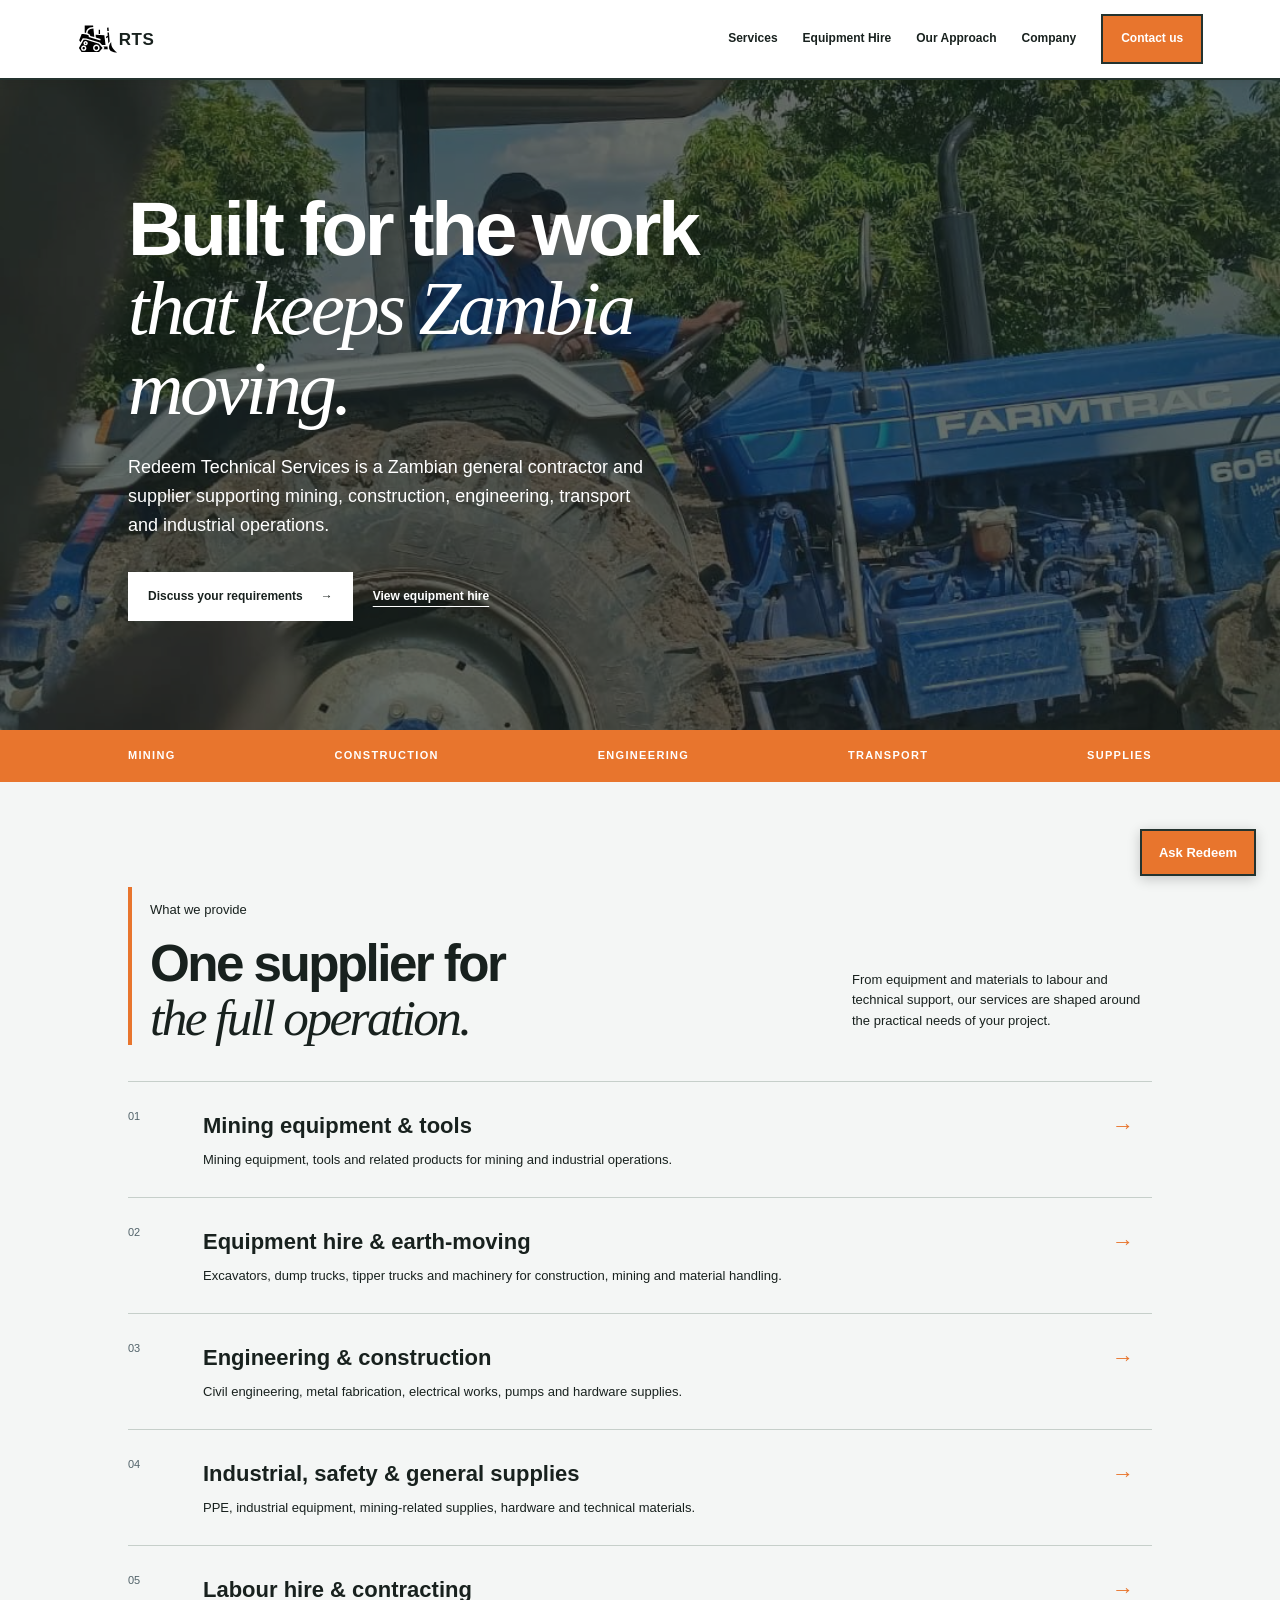
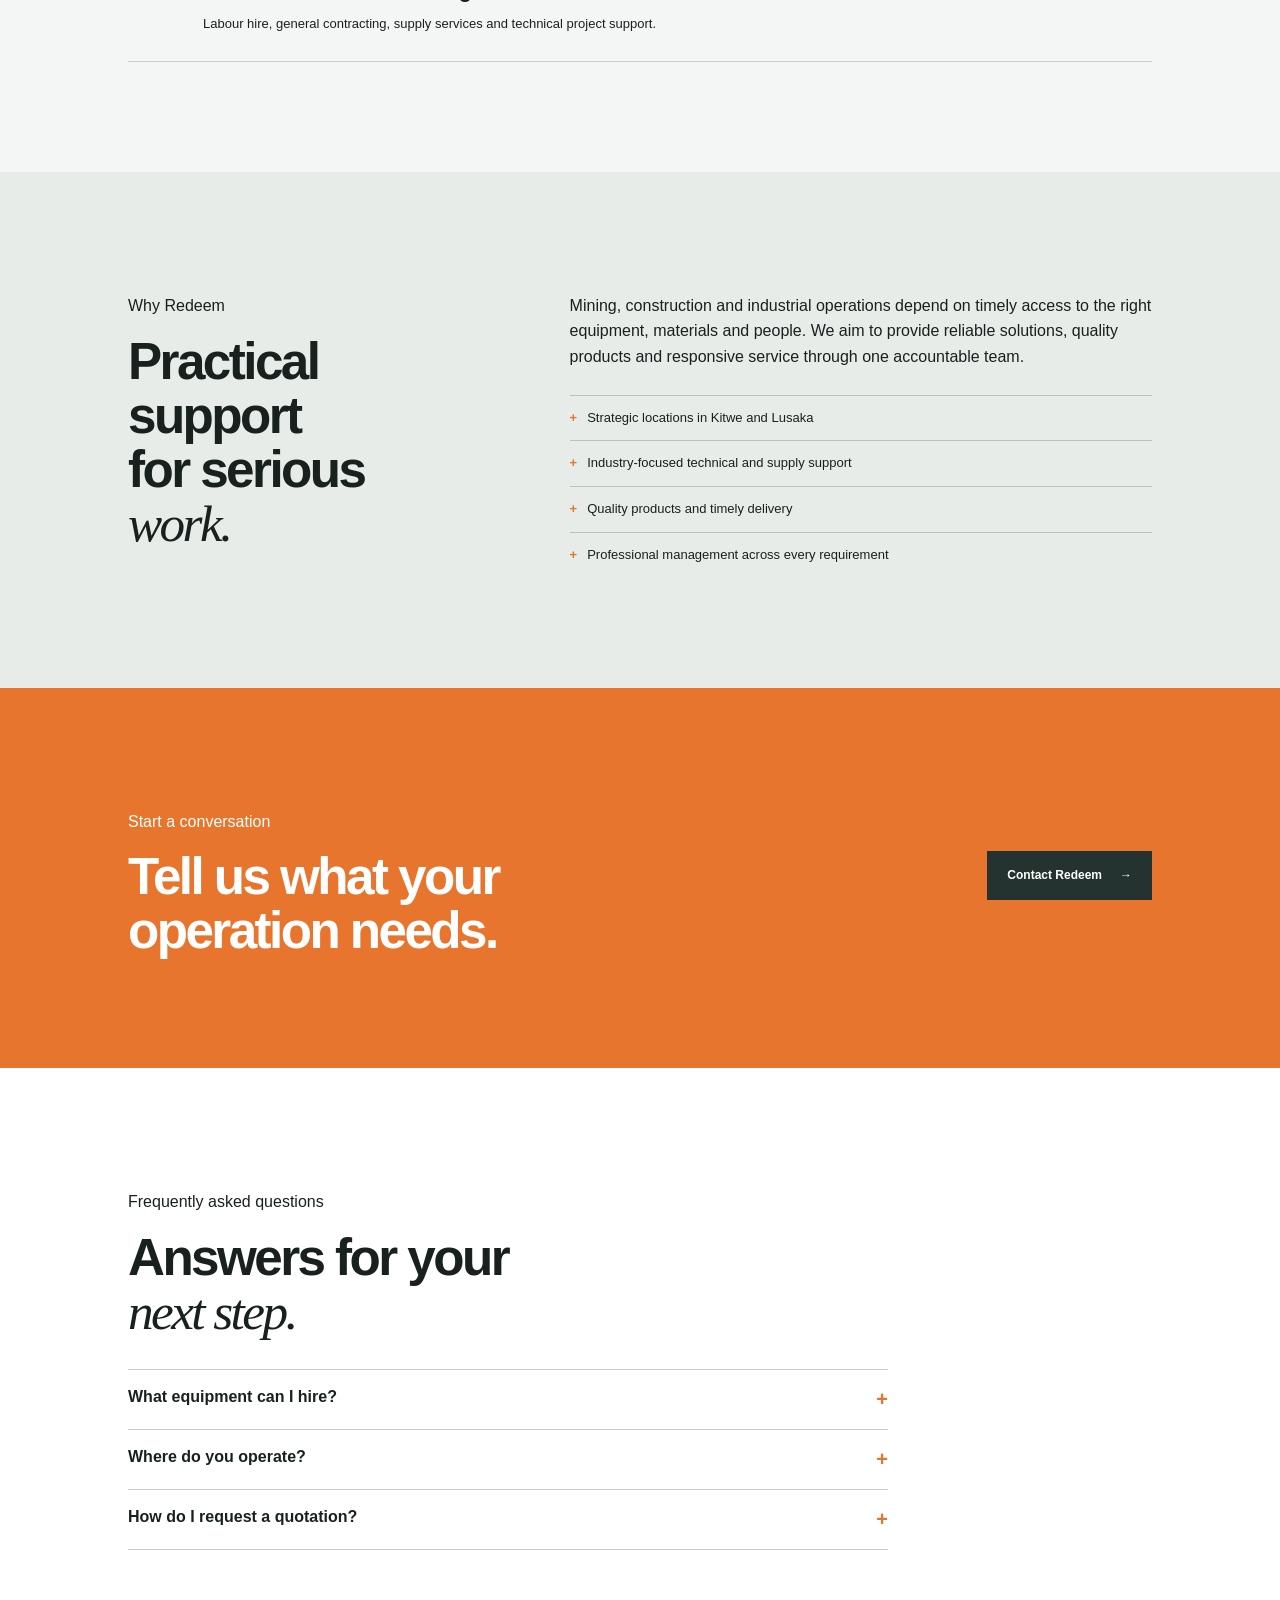
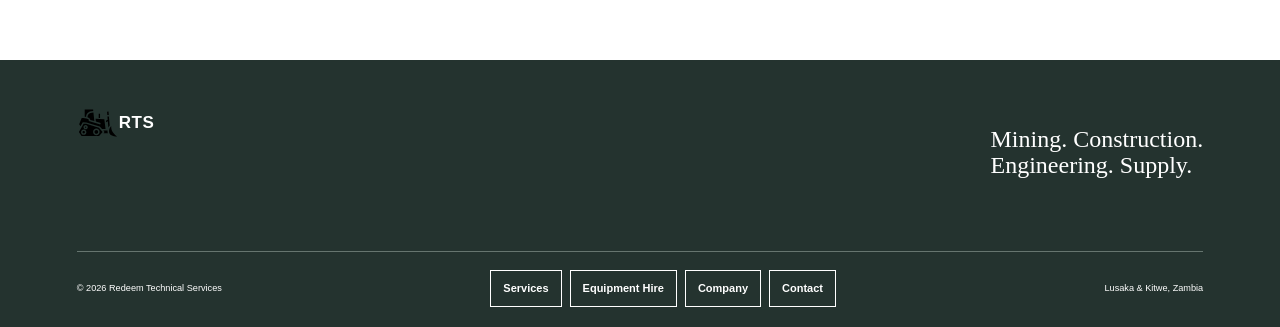
<file: index.html>
<!doctype html>
<html lang="en">
<head><meta charset="utf-8"><meta name="viewport" content="width=device-width, initial-scale=1"><meta name="description" content="Redeem Technical Services is a Zambian general contractor and supplier serving mining, construction, engineering and transport operations."><title>Redeem Technical Services | General Contractor & Supplier</title><link rel="stylesheet" href="site.css"><link rel="stylesheet" href="redeem-theme.css"></head>
<body>
<header class="site-header"><a class="company-name" href="index.html">REDEEM TECHNICAL SERVICES<small>General Contractor &amp; Supplier</small></a><button class="menu-toggle" aria-label="Toggle navigation" aria-expanded="false"><span></span><span></span></button><nav class="main-nav"><a href="services.html">Services</a><a href="equipment-hire.html">Equipment Hire</a><a href="approach.html">Our Approach</a><a href="company.html">Company</a><a class="nav-button" href="contact.html">Contact us</a></nav></header>
<main>
<section class="hero section-pad"><div class="hero-copy"><h1>Built for the work<br><em>that keeps Zambia moving.</em></h1><p class="lead">Redeem Technical Services is a Zambian general contractor and supplier supporting mining, construction, engineering, transport and industrial operations.</p><div class="hero-actions"><a class="button button-dark" href="contact.html">Discuss your requirements <span>→</span></a><a class="text-link" href="equipment-hire.html">View equipment hire</a></div></div><div class="hero-image"><div class="image-caption"><span class="placeholder-tag">Image placeholder</span><small>Add your company image to the images folder</small></div></div></section>
<section class="band"><span>MINING</span><span>CONSTRUCTION</span><span>ENGINEERING</span><span>TRANSPORT</span><span>SUPPLIES</span></section>
<section class="section section-pad"><div class="section-header"><div><p>What we provide</p><h2 class="section-title">One supplier for<br><em>the full operation.</em></h2></div><p>From equipment and materials to labour and technical support, our services are shaped around the practical needs of your project.</p></div><div class="service-list"><a class="service-row" href="services.html#mining"><span class="service-number">01</span><div><h3>Mining equipment &amp; tools</h3><p>Mining equipment, tools and related products for mining and industrial operations.</p></div><span class="service-arrow">→</span></a><a class="service-row" href="equipment-hire.html"><span class="service-number">02</span><div><h3>Equipment hire &amp; earth-moving</h3><p>Excavators, dump trucks, tipper trucks and machinery for construction, mining and material handling.</p></div><span class="service-arrow">→</span></a><a class="service-row" href="services.html#engineering"><span class="service-number">03</span><div><h3>Engineering &amp; construction</h3><p>Civil engineering, metal fabrication, electrical works, pumps and hardware supplies.</p></div><span class="service-arrow">→</span></a><a class="service-row" href="services.html#supplies"><span class="service-number">04</span><div><h3>Industrial, safety &amp; general supplies</h3><p>PPE, industrial equipment, mining-related supplies, hardware and technical materials.</p></div><span class="service-arrow">→</span></a><a class="service-row" href="services.html#labour"><span class="service-number">05</span><div><h3>Labour hire &amp; contracting</h3><p>Labour hire, general contracting, supply services and technical project support.</p></div><span class="service-arrow">→</span></a></div></section>
<section class="split section section-pad"><div><p>Why Redeem</p><h2 class="section-title">Practical support<br>for serious <em>work.</em></h2></div><div class="split-copy"><p>Mining, construction and industrial operations depend on timely access to the right equipment, materials and people. We aim to provide reliable solutions, quality products and responsive service through one accountable team.</p><ul class="check-list"><li>Strategic locations in Kitwe and Lusaka</li><li>Industry-focused technical and supply support</li><li>Quality products and timely delivery</li><li>Professional management across every requirement</li></ul></div></section>
<section class="cta section section-pad"><div><p>Start a conversation</p><h2>Tell us what your<br>operation needs.</h2></div><a class="button button-dark" href="contact.html">Contact Redeem <span>→</span></a></section>
<section class="section section-pad faq-section"><p>Frequently asked questions</p><h2 class="section-title">Answers for your<br><em>next step.</em></h2><div class="faq-list"><div class="faq-item"><button class="faq-question" aria-expanded="false">What equipment can I hire?<span>+</span></button><div class="faq-answer">Redeem can arrange excavators, dump trucks, tipper trucks, mining tools, transport support and related earth-moving machinery, subject to availability.</div></div><div class="faq-item"><button class="faq-question" aria-expanded="false">Where do you operate?<span>+</span></button><div class="faq-answer">Our offices are in Kitwe and Lusaka, and we serve clients across Zambia's mining, construction, industrial and commercial sectors.</div></div><div class="faq-item"><button class="faq-question" aria-expanded="false">How do I request a quotation?<span>+</span></button><div class="faq-answer">Use the Contact page and include your requirement, location, quantity and preferred timing. Our team will respond with the next steps.</div></div></div></section>
</main>
<footer class="site-footer"><div class="footer-top"><a class="company-name" href="index.html">REDEEM TECHNICAL SERVICES<small>General Contractor &amp; Supplier</small></a><p class="footer-copy">Mining. Construction.<br>Engineering. Supply.</p></div><div class="footer-bottom"><small>© 2026 Redeem Technical Services</small><div class="footer-links"><a href="services.html">Services</a><a href="equipment-hire.html">Equipment Hire</a><a href="company.html">Company</a><a href="contact.html">Contact</a></div><small>Lusaka &amp; Kitwe, Zambia</small></div></footer><script src="redeem.js"></script>
</body></html>
</file>
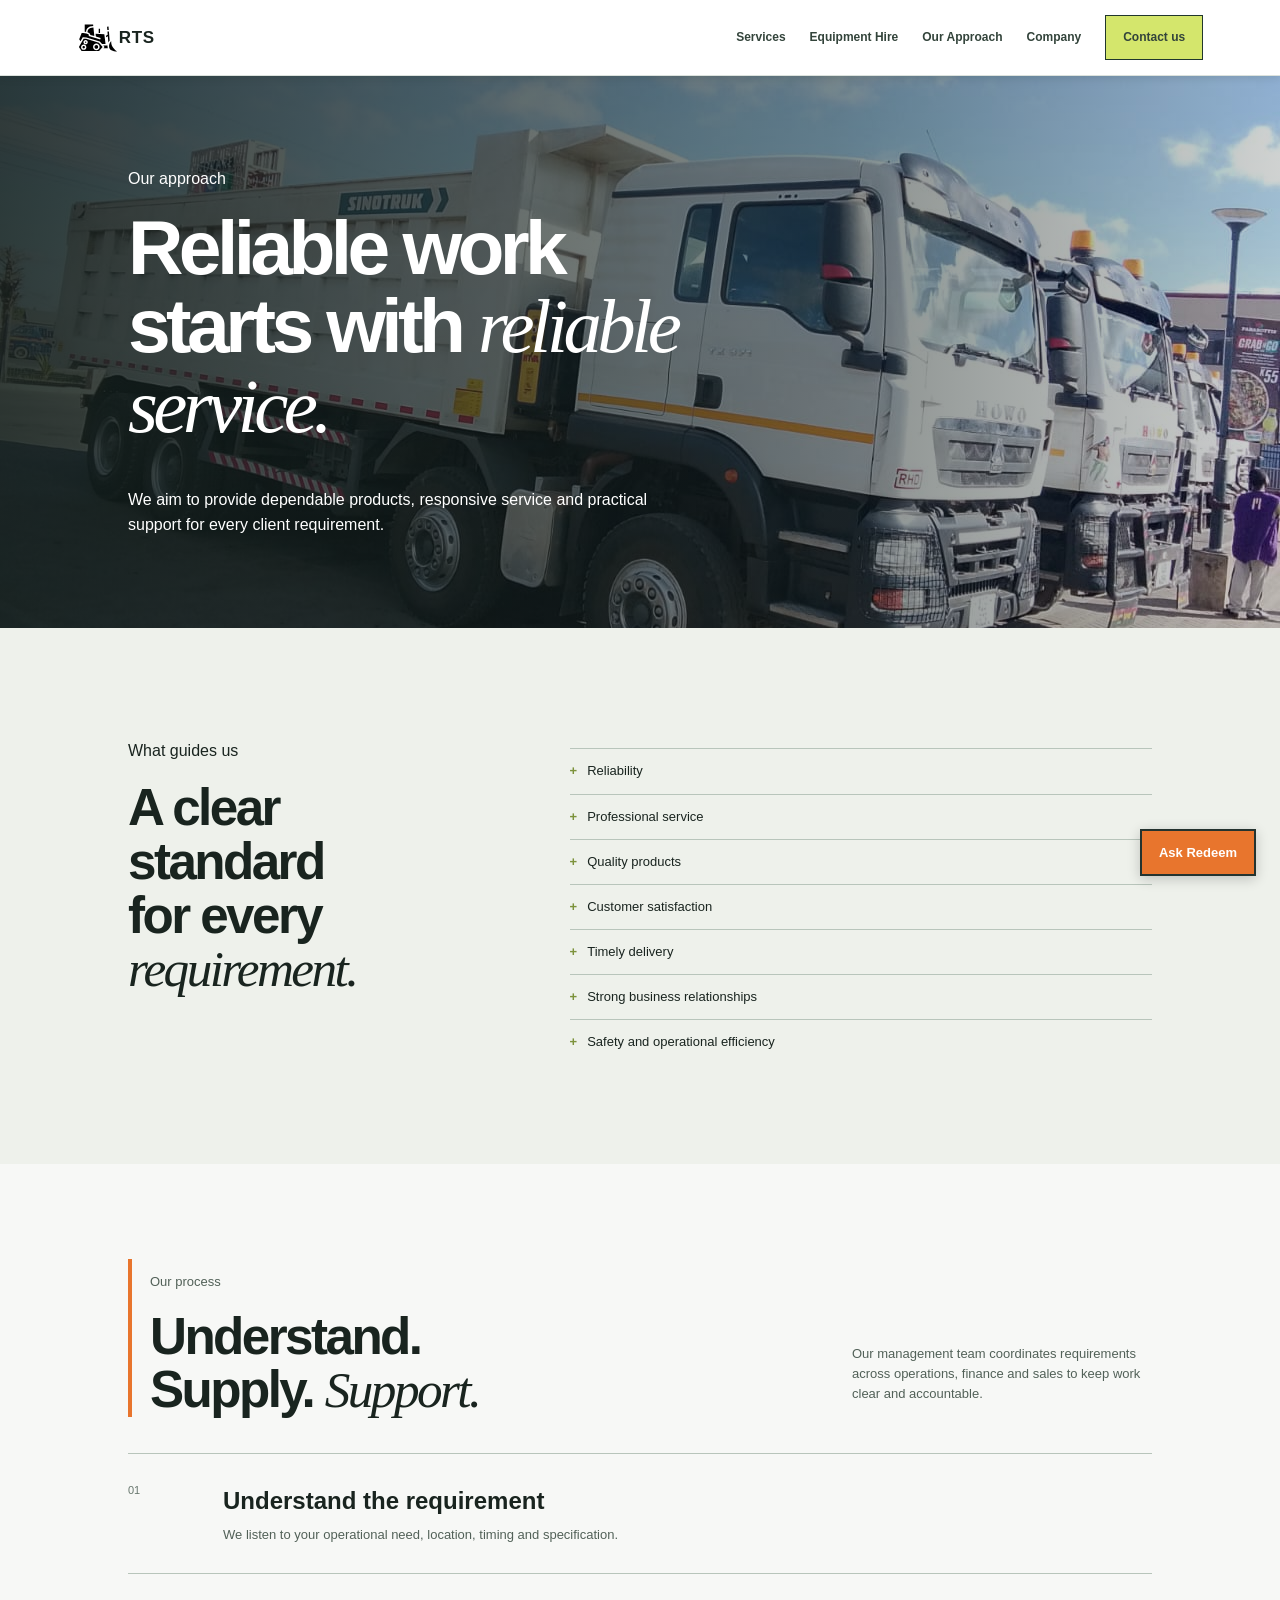
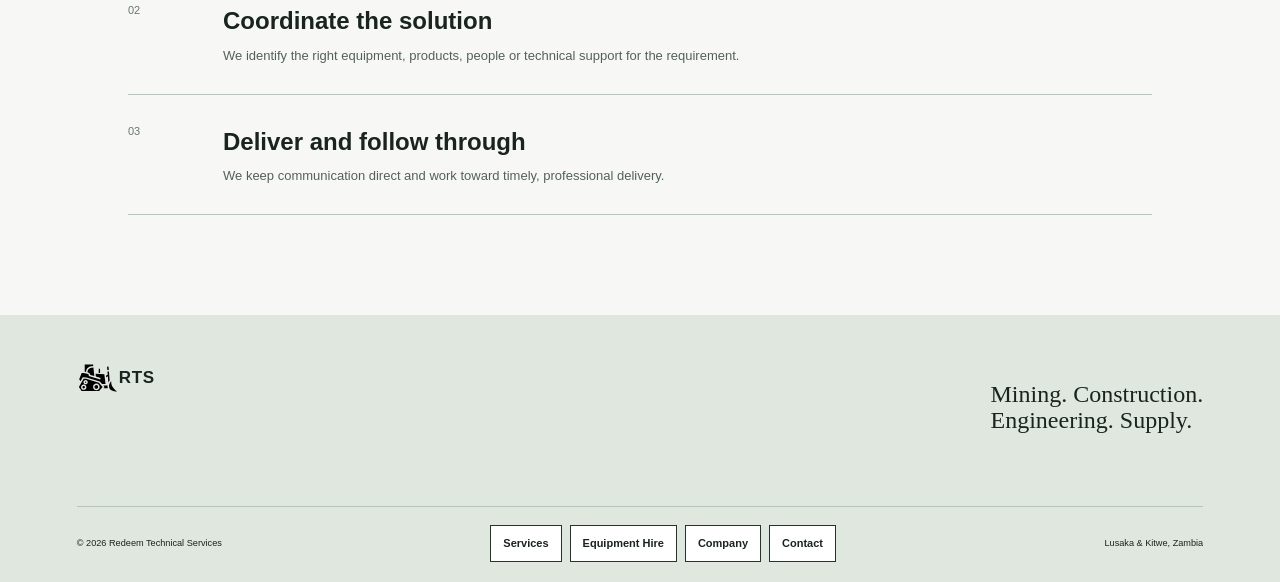
<file: approach.html>
<!doctype html><html lang="en"><head><meta charset="utf-8"><meta name="viewport" content="width=device-width, initial-scale=1"><title>Our Approach | Redeem Technical Services</title><link rel="stylesheet" href="site.css"></head><body><header class="site-header"><a class="company-name" href="index.html">REDEEM TECHNICAL SERVICES<small>General Contractor &amp; Supplier</small></a><button class="menu-toggle" aria-label="Toggle navigation" aria-expanded="false"><span></span><span></span></button><nav class="main-nav"><a href="services.html">Services</a><a href="equipment-hire.html">Equipment Hire</a><a href="approach.html">Our Approach</a><a href="company.html">Company</a><a class="nav-button" href="contact.html">Contact us</a></nav></header><main><section class="page-hero section-pad"><p>Our approach</p><h1>Reliable work<br>starts with <em>reliable service.</em></h1><p>We aim to provide dependable products, responsive service and practical support for every client requirement.</p></section><section class="split section section-pad"><div><p>What guides us</p><h2 class="section-title">A clear standard<br>for every <em>requirement.</em></h2></div><div class="split-copy"><ul class="check-list"><li>Reliability</li><li>Professional service</li><li>Quality products</li><li>Customer satisfaction</li><li>Timely delivery</li><li>Strong business relationships</li><li>Safety and operational efficiency</li></ul></div></section><section class="section section-pad"><div class="section-header"><div><p>Our process</p><h2 class="section-title">Understand.<br>Supply. <em>Support.</em></h2></div><p>Our management team coordinates requirements across operations, finance and sales to keep work clear and accountable.</p></div><div class="process-list"><div class="process"><span>01</span><div><h2>Understand the requirement</h2><p>We listen to your operational need, location, timing and specification.</p></div></div><div class="process"><span>02</span><div><h2>Coordinate the solution</h2><p>We identify the right equipment, products, people or technical support for the requirement.</p></div></div><div class="process"><span>03</span><div><h2>Deliver and follow through</h2><p>We keep communication direct and work toward timely, professional delivery.</p></div></div></div></section></main><footer class="site-footer"><div class="footer-top"><a class="company-name" href="index.html">REDEEM TECHNICAL SERVICES<small>General Contractor &amp; Supplier</small></a><p class="footer-copy">Mining. Construction.<br>Engineering. Supply.</p></div><div class="footer-bottom"><small>© 2026 Redeem Technical Services</small><div class="footer-links"><a href="services.html">Services</a><a href="equipment-hire.html">Equipment Hire</a><a href="company.html">Company</a><a href="contact.html">Contact</a></div><small>Lusaka &amp; Kitwe, Zambia</small></div></footer><script src="redeem.js"></script></body></html>
</file>
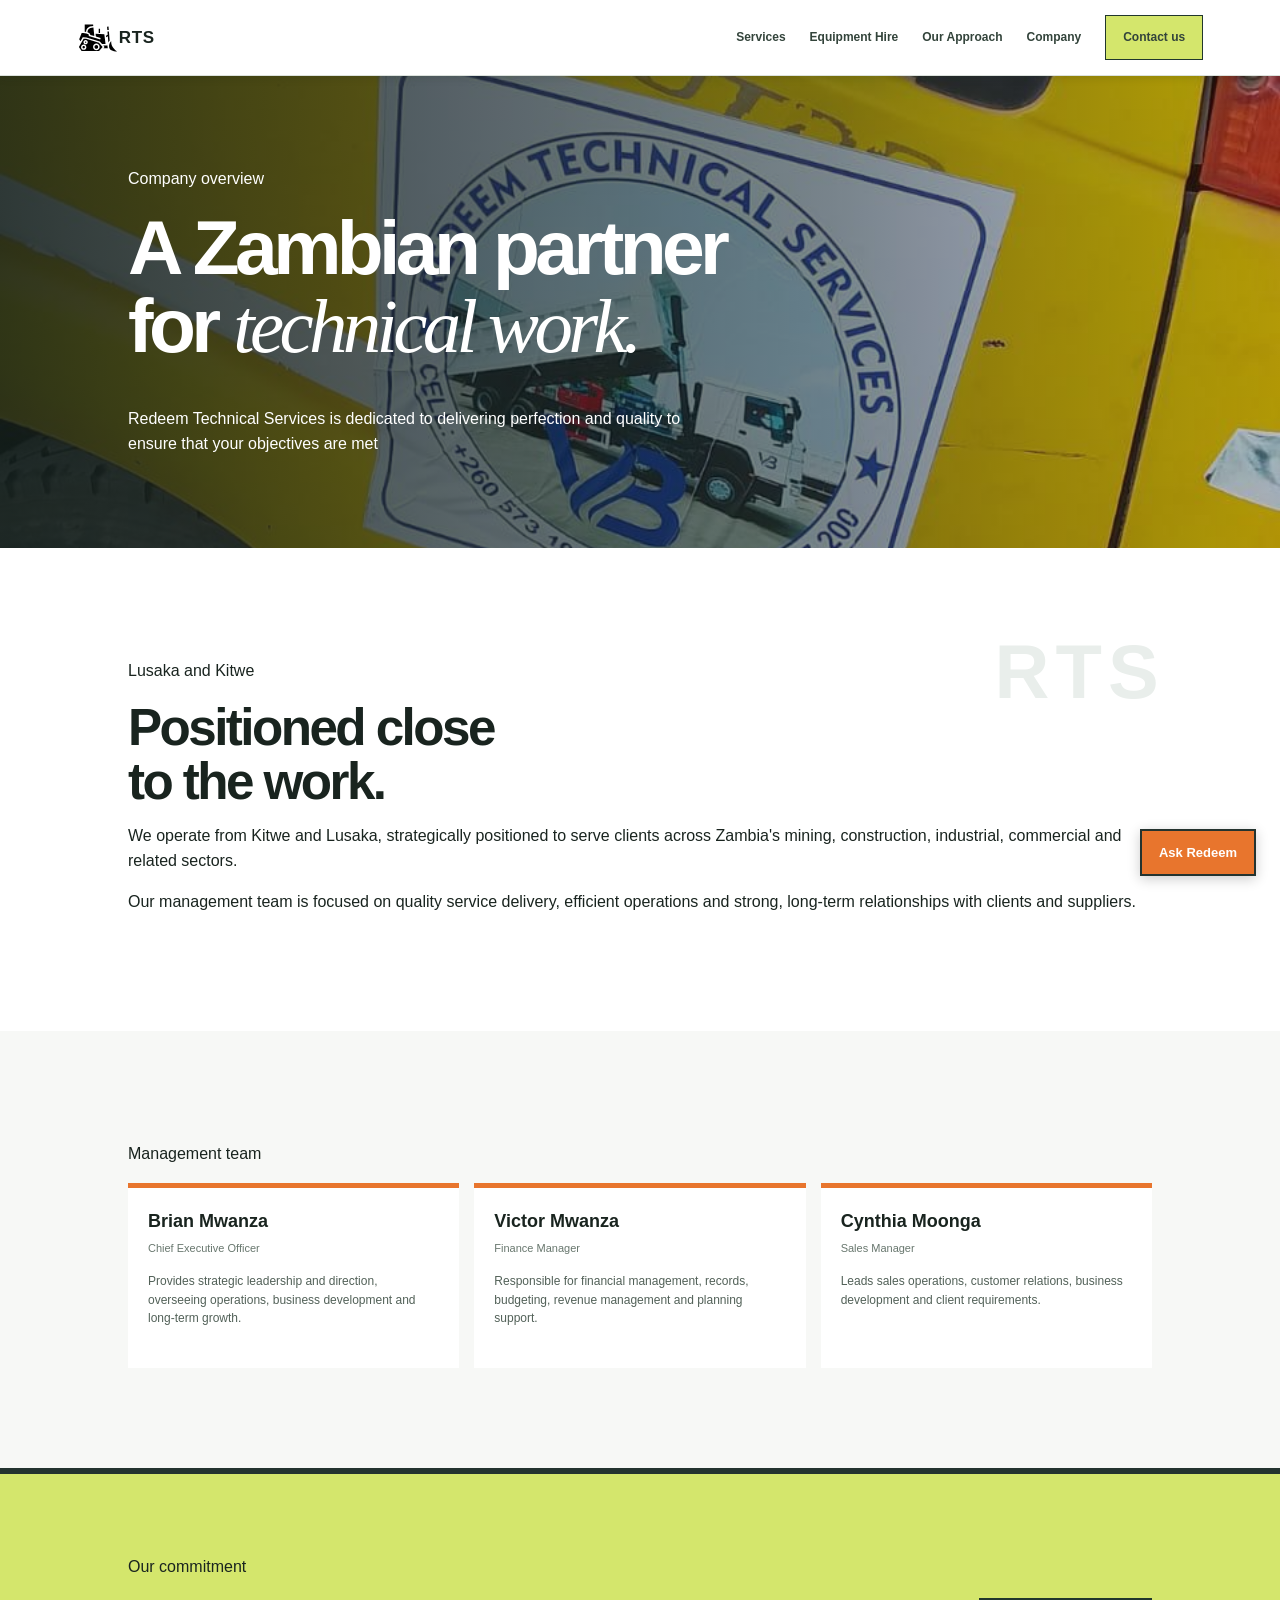
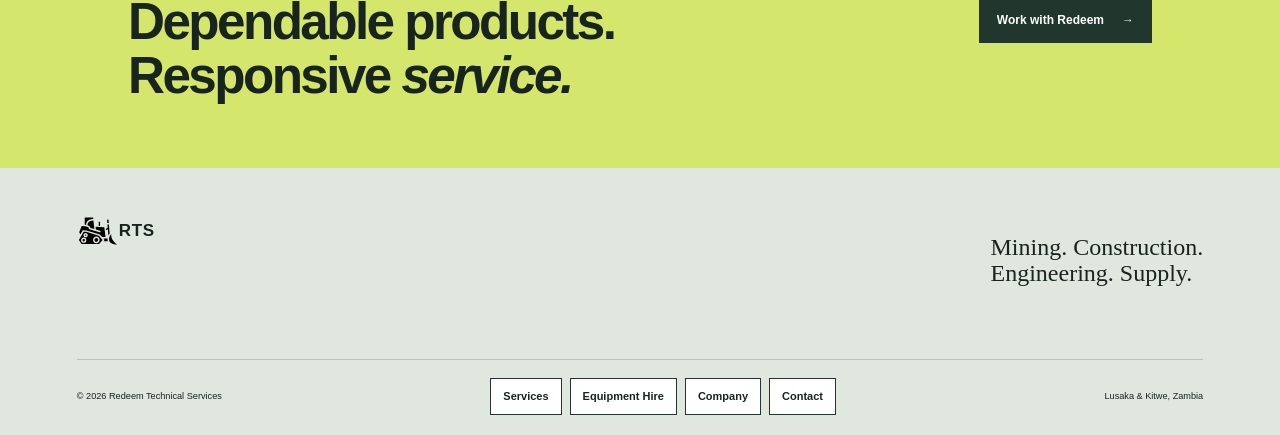
<file: company.html>
<!doctype html>
<html lang="en">
<head><meta charset="utf-8"><meta name="viewport" content="width=device-width, initial-scale=1"><meta name="description" content="About Redeem Technical Services, a Zambian general contractor and supplier."><title>Company | Redeem Technical Services</title><link rel="stylesheet" href="site.css"></head>
<body><header class="site-header"><a class="company-name" href="index.html">REDEEM TECHNICAL SERVICES<small>General Contractor &amp; Supplier</small></a><button class="menu-toggle" aria-label="Toggle navigation" aria-expanded="false"><span></span><span></span></button><nav class="main-nav" aria-label="Primary navigation"><a href="services.html">Services</a><a href="equipment-hire.html">Equipment Hire</a><a href="approach.html">Our Approach</a><a href="company.html">Company</a><a class="nav-button" href="contact.html">Contact us</a></nav></header><main><section class="page-hero section-pad"><p>Company overview</p><h1>A Zambian partner<br>for <em>technical work.</em></h1><p>Redeem Technical Services is dedicated to delivering perfection and quality to ensure that your objectives are met</section><section class="about-story section section-pad"></div><div><p>Lusaka and Kitwe</p><h2 class="section-title">Positioned close<br>to the work.</h2><p>We operate from Kitwe and Lusaka, strategically positioned to serve clients across Zambia's mining, construction, industrial, commercial and related sectors.</p><p>Our management team is focused on quality service delivery, efficient operations and strong, long-term relationships with clients and suppliers.</p></div></section><section class="section section-pad"><p>Management team</p><div class="team"><div class="person"><h3>Brian Mwanza</h3><span>Chief Executive Officer</span><p>Provides strategic leadership and direction, overseeing operations, business development and long-term growth.</p></div><div class="person"><h3>Victor Mwanza</h3><span>Finance Manager</span><p>Responsible for financial management, records, budgeting, revenue management and planning support.</p></div><div class="person"><h3>Cynthia Moonga</h3><span>Sales Manager</span><p>Leads sales operations, customer relations, business development and client requirements.</p></div></div></section><section class="cta section section-pad"><div><p>Our commitment</p><h2>Dependable products.<br>Responsive <em>service.</em></h2></div><a class="button button-dark" href="contact.html">Work with Redeem <span>→</span></a></section></main><footer class="site-footer"><div class="footer-top"><a class="company-name" href="index.html">REDEEM TECHNICAL SERVICES<small>General Contractor &amp; Supplier</small></a><p class="footer-copy">Mining. Construction.<br>Engineering. Supply.</p></div><div class="footer-bottom"><small>© 2026 Redeem Technical Services</small><div class="footer-links"><a href="services.html">Services</a><a href="equipment-hire.html">Equipment Hire</a><a href="company.html">Company</a><a href="contact.html">Contact</a></div><small>Lusaka &amp; Kitwe, Zambia</small></div></footer><script src="redeem.js"></script></body></html>
</file>
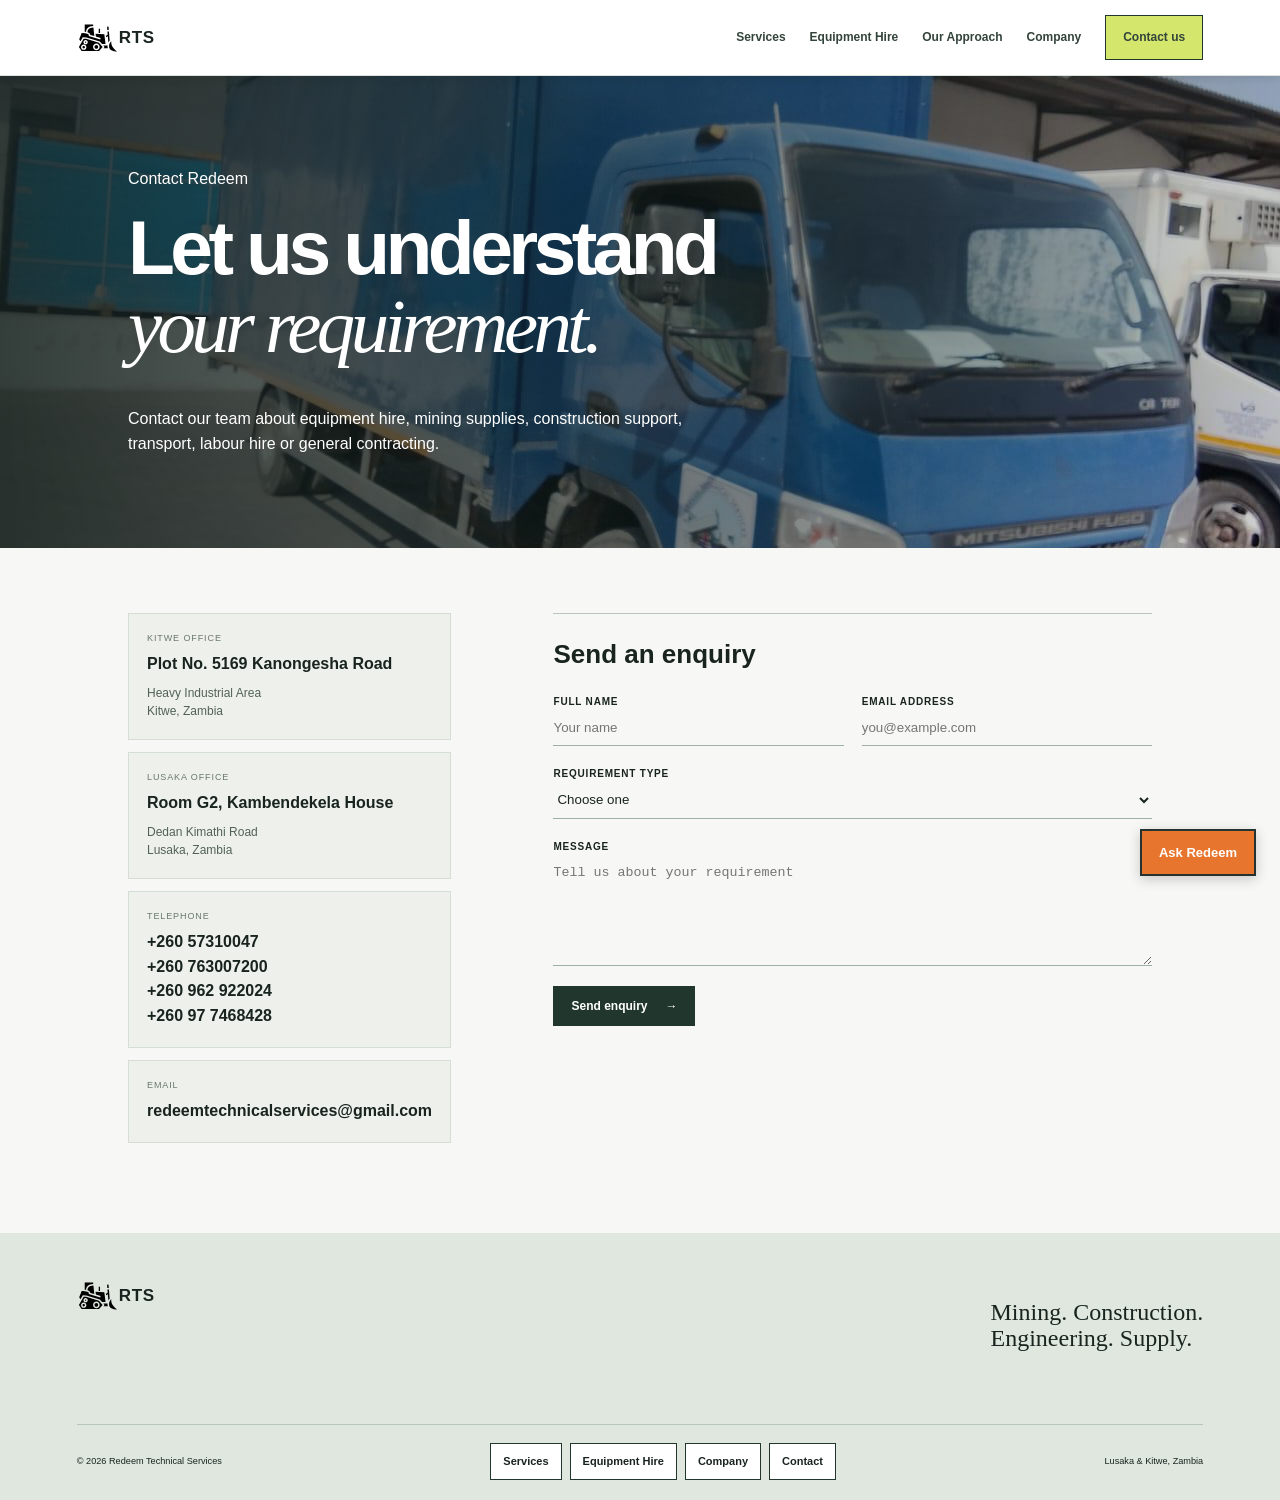
<file: contact.html>
<!doctype html><html lang="en"><head><meta charset="utf-8"><meta name="viewport" content="width=device-width, initial-scale=1"><meta name="description" content="Contact Redeem Technical Services in Lusaka or Kitwe, Zambia."><title>Contact | Redeem Technical Services</title><link rel="stylesheet" href="site.css"></head><body><div class="topbar">LUSAKA <span>•</span> KITWE <span>•</span> ZAMBIA</div><header class="site-header"><a class="company-name" href="index.html">REDEEM TECHNICAL SERVICES<small>General Contractor &amp; Supplier</small></a><button class="menu-toggle" aria-label="Toggle navigation" aria-expanded="false"><span></span><span></span></button><nav class="main-nav"><a href="services.html">Services</a><a href="equipment-hire.html">Equipment Hire</a><a href="approach.html">Our Approach</a><a href="company.html">Company</a><a class="nav-button" href="contact.html">Contact us</a></nav></header><main><section class="page-hero section-pad"><p>Contact Redeem</p><h1>Let us understand<br><em>your requirement.</em></h1><p>Contact our team about equipment hire, mining supplies, construction support, transport, labour hire or general contracting.</p></section><section class="contact-grid section-pad"><div class="contact-card-list"><div class="contact-card"><small>Kitwe office</small><strong>Plot No. 5169 Kanongesha Road</strong><p>Heavy Industrial Area<br>Kitwe, Zambia</p></div><div class="contact-card"><small>Lusaka office</small><strong>Room G2, Kambendekela House</strong><p>Dedan Kimathi Road<br>Lusaka, Zambia</p></div><div class="contact-card"><small>Telephone</small><strong>+260 57310047<br>+260 763007200<br>+260 962 922024<br>+260 97 7468428</strong></div><div class="contact-card"><small>Email</small><strong><a href="mailto:redeemtechnicalservices@gmail.com">redeemtechnicalservices@gmail.com</a></strong></div></div><form class="contact-form" id="contact-form"><h2 class="form-title">Send an enquiry</h2><div class="form-row"><label>Full name<input name="name" type="text" placeholder="Your name" required></label><label>Email address<input name="email" type="email" placeholder="you@example.com" required></label></div><label>Requirement type<select name="requirement" required><option value="" disabled selected>Choose one</option><option>Equipment hire</option><option>Mining equipment and tools</option><option>Transport services</option><option>Construction and engineering</option><option>Supplies</option><option>Labour hire</option><option>General contracting</option></select></label><label>Message<textarea name="message" rows="6" placeholder="Tell us about your requirement" required></textarea></label><button class="button button-dark" type="submit">Send enquiry <span>→</span></button><p class="form-success" role="status">Thank you. The Redeem team will respond to your enquiry.</p></form></section></main><footer class="site-footer"><div class="footer-top"><a class="company-name" href="index.html">REDEEM TECHNICAL SERVICES<small>General Contractor &amp; Supplier</small></a><p class="footer-copy">Mining. Construction.<br>Engineering. Supply.</p></div><div class="footer-bottom"><small>© 2026 Redeem Technical Services</small><div class="footer-links"><a href="services.html">Services</a><a href="equipment-hire.html">Equipment Hire</a><a href="company.html">Company</a><a href="contact.html">Contact</a></div><small>Lusaka &amp; Kitwe, Zambia</small></div></footer><script src="redeem.js"></script></body></html>
</file>
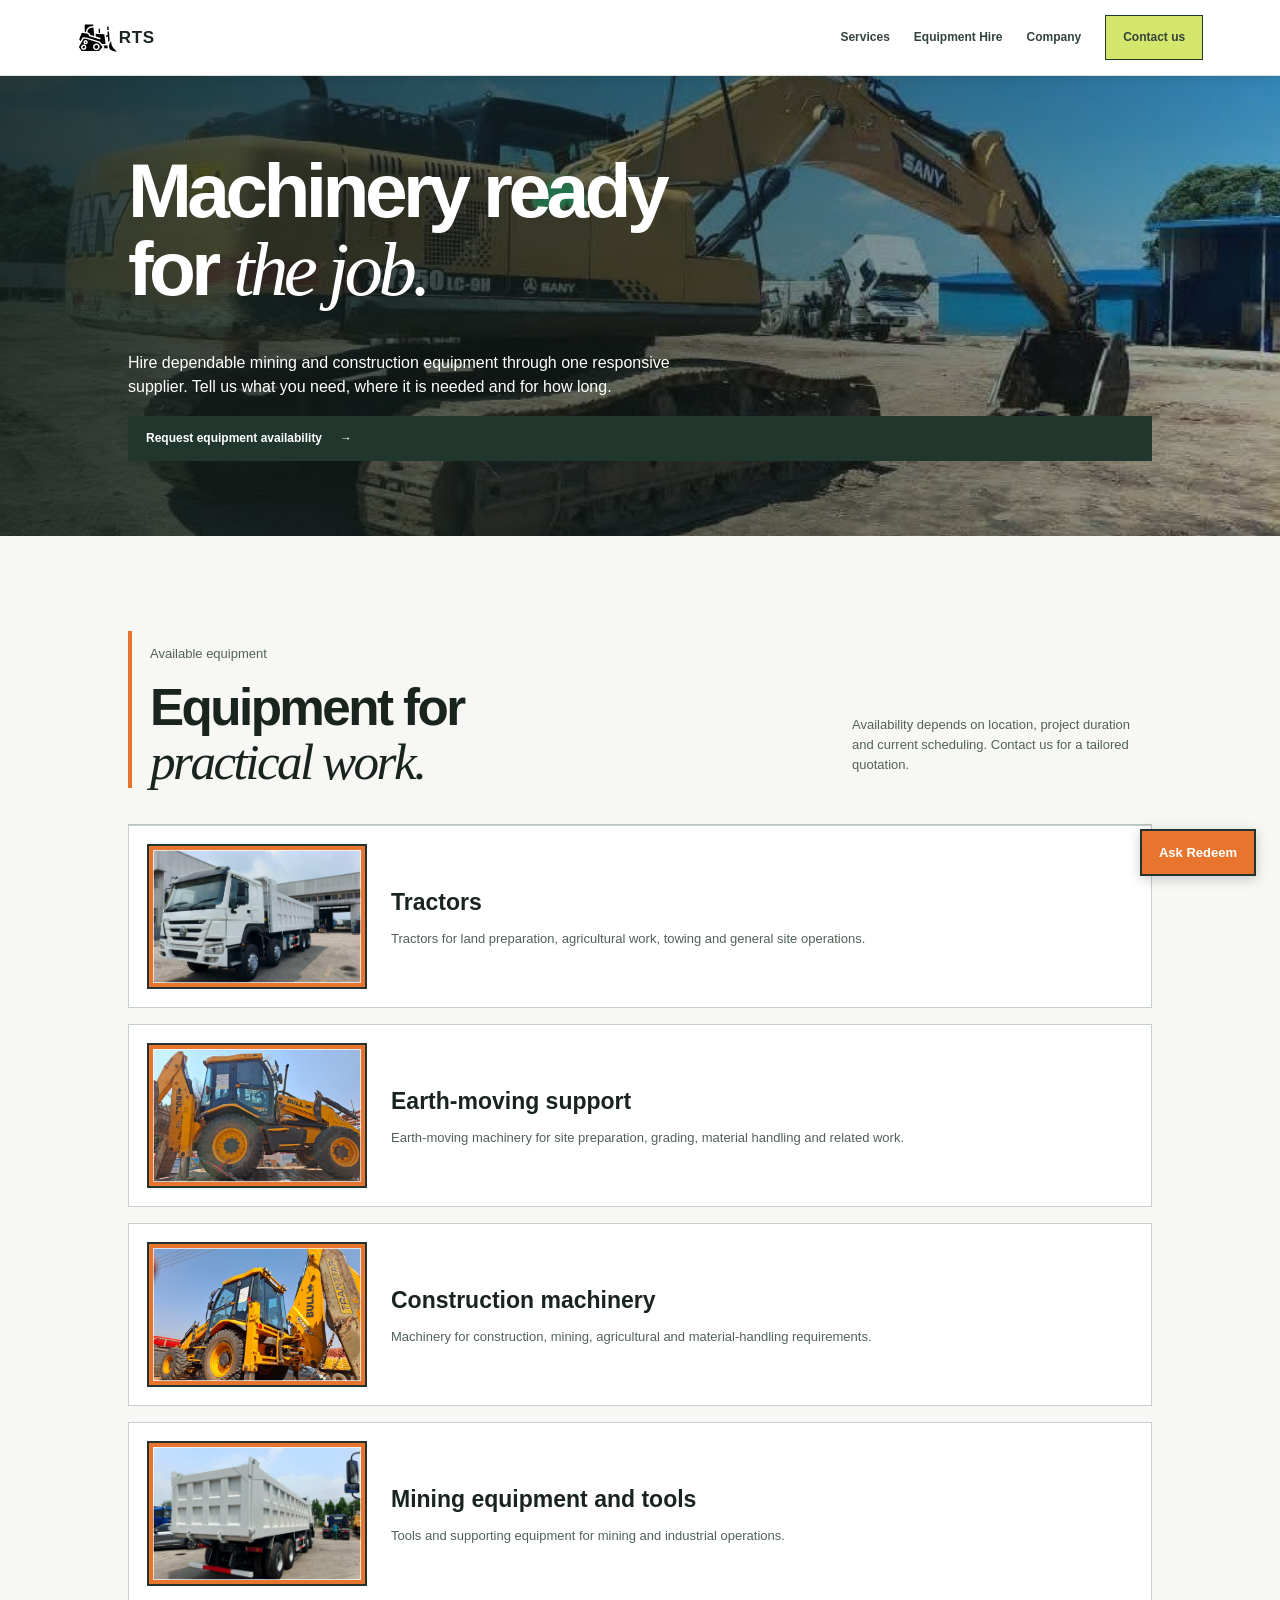
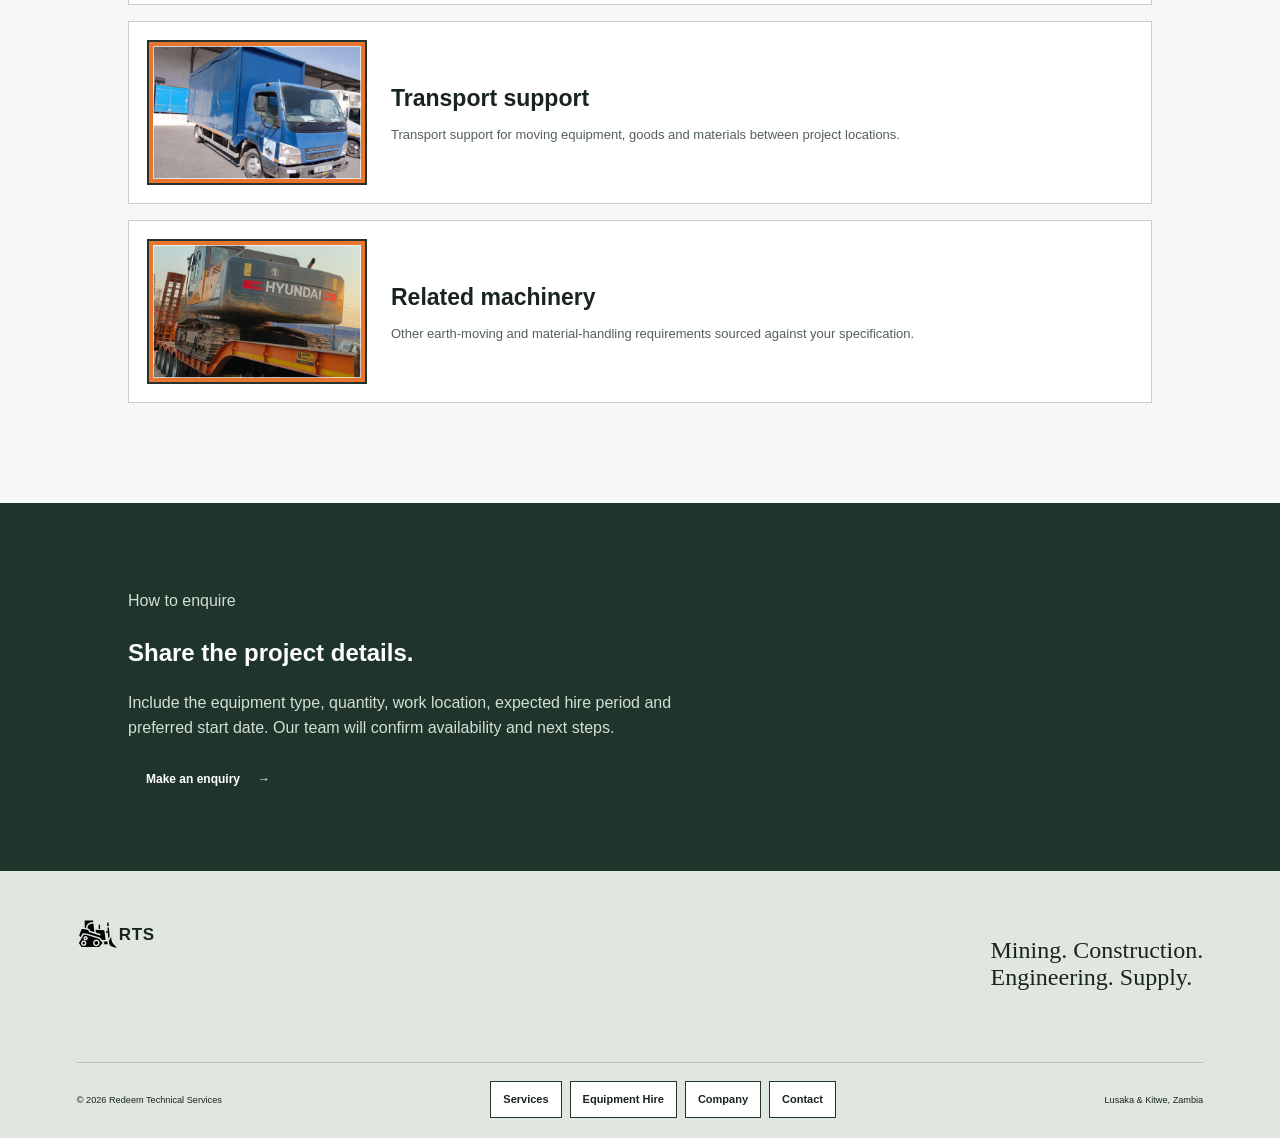
<file: equipment-hire.html>
<!doctype html>
<html lang="en">
<head><meta charset="utf-8"><meta name="viewport" content="width=device-width, initial-scale=1"><meta name="description" content="Hire mining and construction equipment from Redeem Technical Services in Zambia."><title>Equipment Hire | Redeem Technical Services</title><link rel="stylesheet" href="site.css"></head>
<body><header class="site-header"><a class="company-name" href="index.html">REDEEM TECHNICAL SERVICES<small>General Contractor &amp; Supplier</small></a><button class="menu-toggle" aria-label="Toggle navigation" aria-expanded="false"><span></span><span></span></button><nav class="main-nav"><a href="services.html">Services</a><a href="equipment-hire.html">Equipment Hire</a><a href="company.html">Company</a><a class="nav-button" href="contact.html">Contact us</a></nav></header><main><section class="page-hero section-pad"><h1>Machinery ready<br>for <em>the job.</em></h1><p>Hire dependable mining and construction equipment through one responsive supplier. Tell us what you need, where it is needed and for how long.</p><a class="button button-dark" href="contact.html">Request equipment availability <span>→</span></a></section><section class="section section-pad"><div class="section-header"><div><p>Available equipment</p><h2 class="section-title">Equipment for<br><em>practical work.</em></h2></div><p>Availability depends on location, project duration and current scheduling. Contact us for a tailored quotation.</p></div><div class="equipment-grid"><article class="equipment-item"><div class="equipment-gallery" data-images="photos/Tractor 3.jpg"><img src="photos/Tractor 3.jpg" alt="Tractor available for hire"></div><div><h2>Tractors</h2><p>Tractors for land preparation, agricultural work, towing and general site operations.</p></div></article><article class="equipment-item"><div class="equipment-gallery" data-images="photos/Earth 1.jpg|photos/Earth 2.jpg|photos/Earth 3.jpg"><img src="photos/Earth 1.jpg" alt="Earth-moving machinery available for hire"></div><div><h2>Earth-moving support</h2><p>Earth-moving machinery for site preparation, grading, material handling and related work.</p></div></article><article class="equipment-item"><div class="equipment-gallery" data-images="photos/con 1.jpg|photos/con 2.jpg|photos/con 3.jpg"><img src="photos/con 1.jpg" alt="Construction machinery available for hire"></div><div><h2>Construction machinery</h2><p>Machinery for construction, mining, agricultural and material-handling requirements.</p></div></article><article class="equipment-item"><div class="equipment-gallery" data-images="photos/min 1.jpg|photos/min 2.jpg|photos/min 3.jpg"><img src="photos/min 1.jpg" alt="Mining equipment and tools available for hire"></div><div><h2>Mining equipment and tools</h2><p>Tools and supporting equipment for mining and industrial operations.</p></div></article><article class="equipment-item"><div class="equipment-gallery" data-images="photos/Tran 1.jpg|photos/Tran 2.jpg|photos/Tran 3.jpg"><img src="photos/Tran 1.jpg" alt="Transport support equipment available for hire"></div><div><h2>Transport support</h2><p>Transport support for moving equipment, goods and materials between project locations.</p></div></article><article class="equipment-item"><div class="equipment-gallery" data-images="photos/other.jpg|photos/other (2).jpg"><img src="photos/other.jpg" alt="Related machinery available for hire"></div><div><h2>Related machinery</h2><p>Other earth-moving and material-handling requirements sourced against your specification.</p></div></article></div></section><section class="equipment-note section section-pad"><p>How to enquire</p><h2>Share the project details.</h2><p>Include the equipment type, quantity, work location, expected hire period and preferred start date. Our team will confirm availability and next steps.</p><a class="button" href="contact.html">Make an enquiry <span>→</span></a></section></main><footer class="site-footer"><div class="footer-top"><a class="company-name" href="index.html">REDEEM TECHNICAL SERVICES<small>General Contractor &amp; Supplier</small></a><p class="footer-copy">Mining. Construction.<br>Engineering. Supply.</p></div><div class="footer-bottom"><small>© 2026 Redeem Technical Services</small><div class="footer-links"><a href="services.html">Services</a><a href="equipment-hire.html">Equipment Hire</a><a href="company.html">Company</a><a href="contact.html">Contact</a></div><small>Lusaka &amp; Kitwe, Zambia</small></div></footer><script src="redeem.js"></script></body></html>
</file>
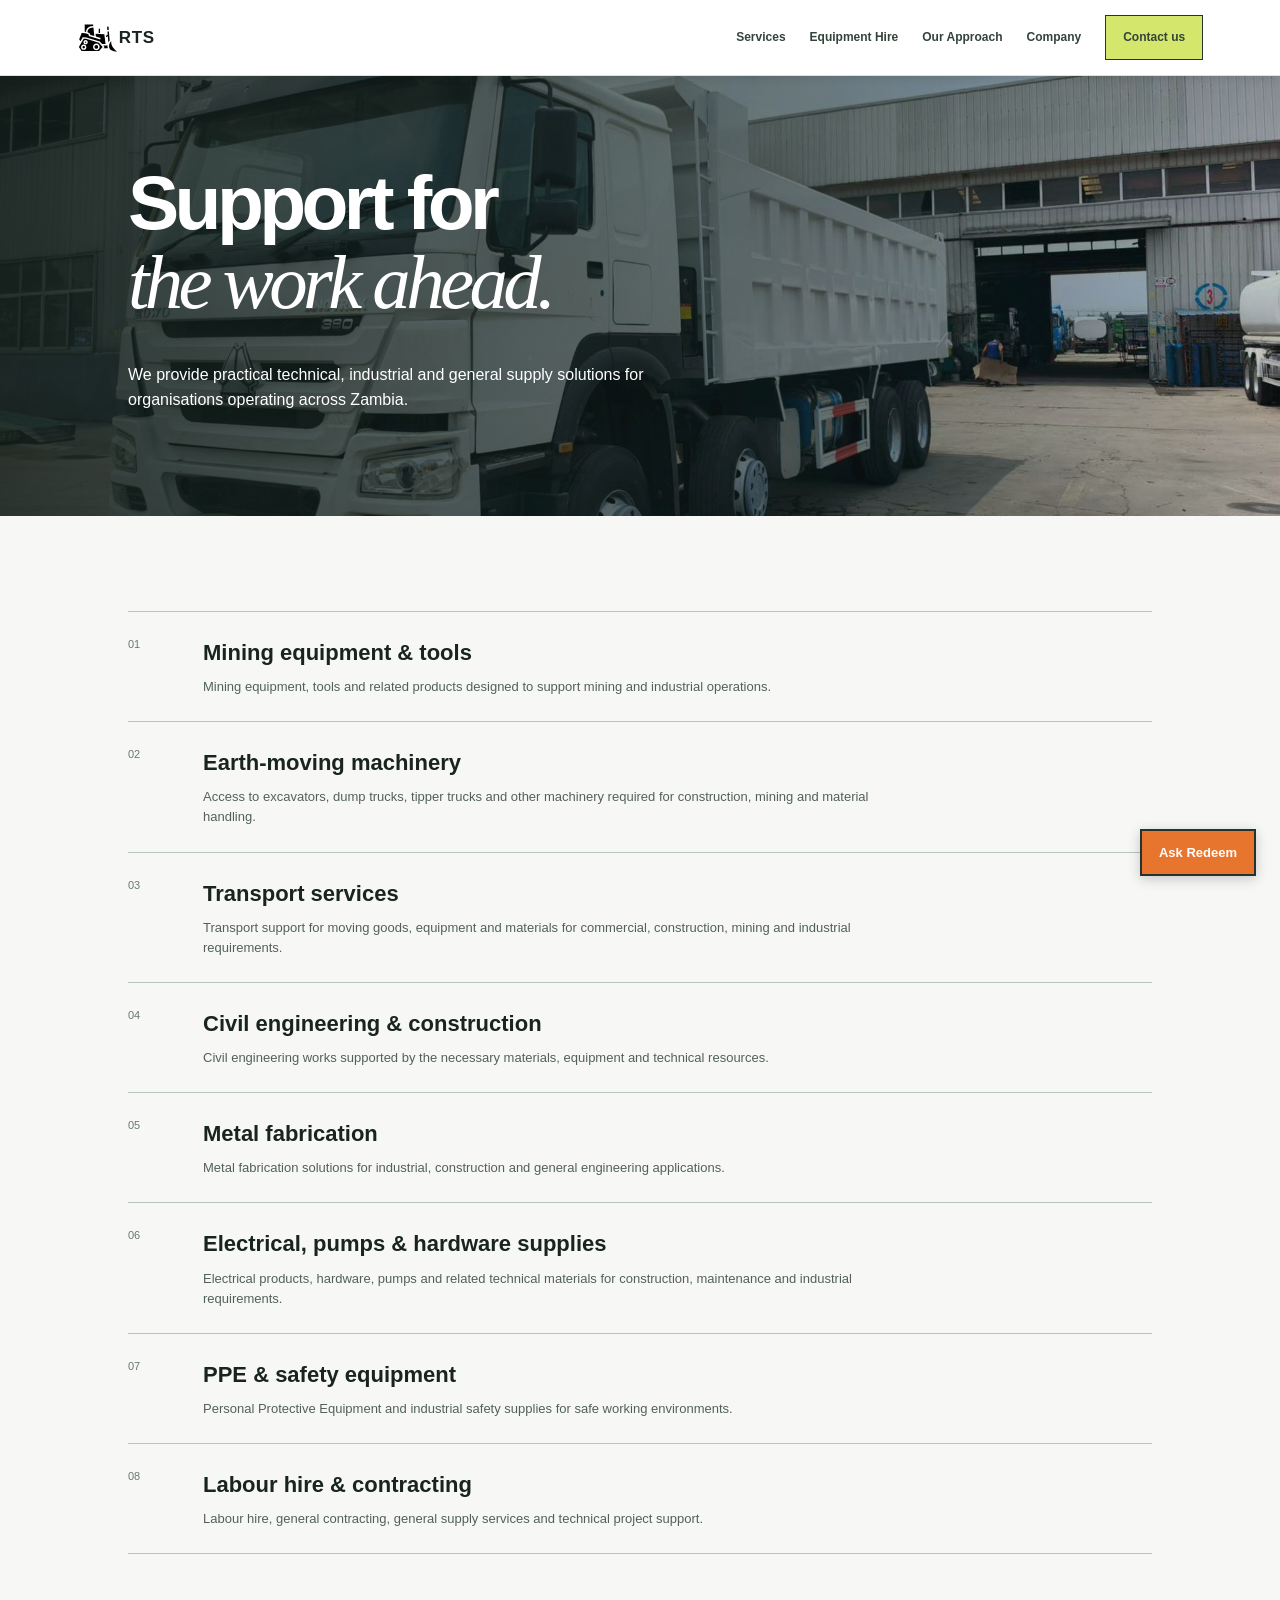
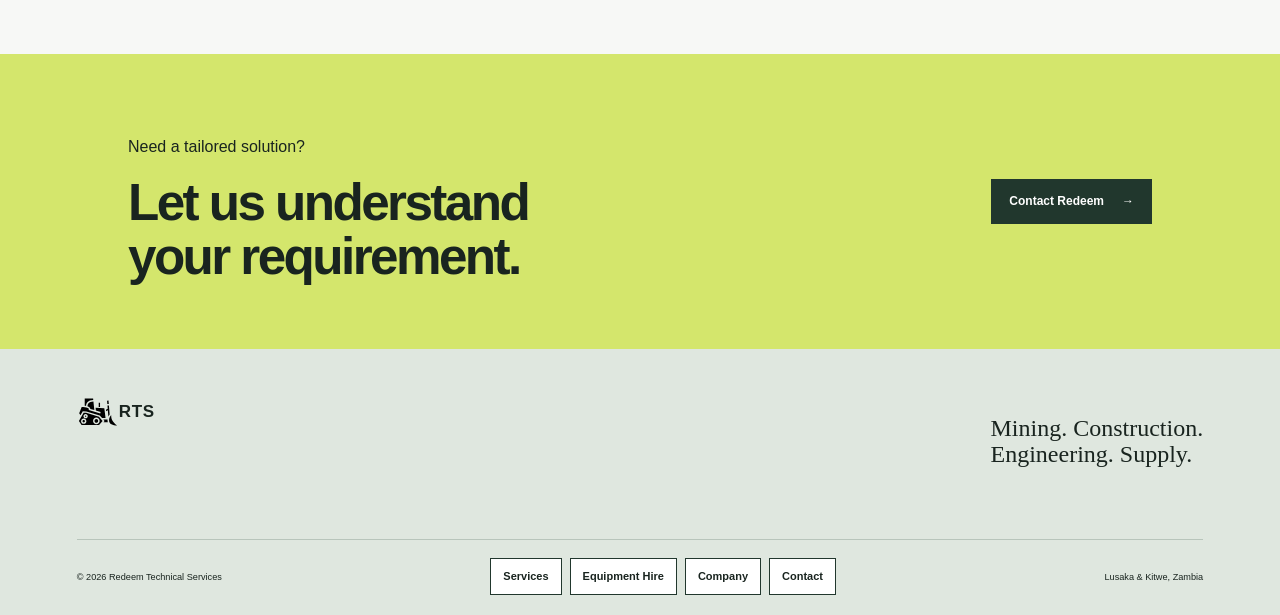
<file: services.html>
<!doctype html><html lang="en"><head><meta charset="utf-8"><meta name="viewport" content="width=device-width, initial-scale=1"><meta name="description" content="Technical, mining, construction, transport and supply services from Redeem Technical Services."><title>Services | Redeem Technical Services</title><link rel="stylesheet" href="site.css"></head><body><header class="site-header"><a class="company-name" href="index.html">REDEEM TECHNICAL SERVICES<small>General Contractor &amp; Supplier</small></a><button class="menu-toggle" aria-label="Toggle navigation" aria-expanded="false"><span></span><span></span></button><nav class="main-nav"><a href="services.html">Services</a><a href="equipment-hire.html">Equipment Hire</a><a href="approach.html">Our Approach</a><a href="company.html">Company</a><a class="nav-button" href="contact.html">Contact us</a></nav></header><main><section class="page-hero section-pad"><h1>Support for<br><em>the work ahead.</em></h1><p>We provide practical technical, industrial and general supply solutions for organisations operating across Zambia.</p></section><section class="section section-pad"><div class="service-list"><article class="service-row" id="mining"><span class="service-number">01</span><div><h3>Mining equipment &amp; tools</h3><p>Mining equipment, tools and related products designed to support mining and industrial operations.</p></div></article><article class="service-row"><span class="service-number">02</span><div><h3>Earth-moving machinery</h3><p>Access to excavators, dump trucks, tipper trucks and other machinery required for construction, mining and material handling.</p></div></article><article class="service-row"><span class="service-number">03</span><div><h3>Transport services</h3><p>Transport support for moving goods, equipment and materials for commercial, construction, mining and industrial requirements.</p></div></article><article class="service-row" id="engineering"><span class="service-number">04</span><div><h3>Civil engineering &amp; construction</h3><p>Civil engineering works supported by the necessary materials, equipment and technical resources.</p></div></article><article class="service-row"><span class="service-number">05</span><div><h3>Metal fabrication</h3><p>Metal fabrication solutions for industrial, construction and general engineering applications.</p></div></article><article class="service-row" id="supplies"><span class="service-number">06</span><div><h3>Electrical, pumps &amp; hardware supplies</h3><p>Electrical products, hardware, pumps and related technical materials for construction, maintenance and industrial requirements.</p></div></article><article class="service-row"><span class="service-number">07</span><div><h3>PPE &amp; safety equipment</h3><p>Personal Protective Equipment and industrial safety supplies for safe working environments.</p></div></article><article class="service-row" id="labour"><span class="service-number">08</span><div><h3>Labour hire &amp; contracting</h3><p>Labour hire, general contracting, general supply services and technical project support.</p></div></article></div></section><section class="cta section section-pad"><div><p>Need a tailored solution?</p><h2>Let us understand<br>your requirement.</h2></div><a class="button button-dark" href="contact.html">Contact Redeem <span>→</span></a></section></main><footer class="site-footer"><div class="footer-top"><a class="company-name" href="index.html">REDEEM TECHNICAL SERVICES<small>General Contractor &amp; Supplier</small></a><p class="footer-copy">Mining. Construction.<br>Engineering. Supply.</p></div><div class="footer-bottom"><small>© 2026 Redeem Technical Services</small><div class="footer-links"><a href="services.html">Services</a><a href="equipment-hire.html">Equipment Hire</a><a href="company.html">Company</a><a href="contact.html">Contact</a></div><small>Lusaka &amp; Kitwe, Zambia</small></div></footer><script src="redeem.js"></script></body></html>
</file>
<file: site.css>
.check-list li:before{content:'+'!important}
.company-logo{display:block;width:205px;height:auto;max-height:58px;object-fit:contain;object-position:left center}
@media(max-width:700px){.company-logo{width:175px;max-height:52px}}
.topbar{display:none!important}
.equipment-item{display:grid;grid-template-columns:220px 1fr;gap:24px;align-items:center}
.equipment-gallery{width:220px;height:145px;overflow:hidden;border:1px solid #b8c5bb;background:#eef1eb}
.equipment-gallery img{width:100%;height:100%;display:block;object-fit:cover}
.equipment-item{background:#fff;border:1px solid #c6cfca;padding:18px;transition:transform .25s ease,border-color .25s ease}
.equipment-item:hover{transform:translateY(-3px);border-color:#e8752d}
.equipment-item h2{margin-top:0}
.equipment-gallery img{opacity:1;transition:opacity .55s ease}
.equipment-gallery img.is-changing{opacity:0}
@media(max-width:700px){.equipment-item{display:block}.equipment-gallery{width:100%;height:220px;margin-bottom:16px}}
.topbar,.placeholder-tag{display:none!important}
.equipment-item{display:grid;grid-template-columns:190px 1fr;gap:22px;align-items:center}
.equipment-photo{width:190px;height:125px;object-fit:cover;border:1px solid #b8c5bb}
@media(max-width:700px){.equipment-item{display:block}.equipment-photo{width:100%;height:210px;margin-bottom:16px}}
*{box-sizing:border-box}html{scroll-behavior:smooth}body{margin:0;background:#f7f8f6;color:#19241f;font-family:Arial,sans-serif;line-height:1.55}a{color:inherit;text-decoration:none}.topbar{background:#1f352c;color:#fff;padding:9px 6%;font-size:11px;letter-spacing:.04em}.topbar span{color:#cbdc72;margin-left:20px}.site-header{height:76px;background:#fff;border-bottom:1px solid #dce2dd;padding:0 6%;display:flex;align-items:center;justify-content:space-between;position:relative;z-index:3}.company-name{font-size:17px;font-weight:700;letter-spacing:.04em}.company-name small{display:block;color:#64726a;font-size:9px;font-weight:400;letter-spacing:.12em;margin-top:2px}.main-nav{display:flex;align-items:center;gap:24px;font-size:12px;font-weight:600}.main-nav a{color:#33443b}.main-nav a:hover{color:#667e35}.nav-button,.button{display:inline-flex;align-items:center;gap:18px;border:1px solid #21372d;padding:12px 17px;font-weight:700;font-size:12px}.nav-button{background:#d4e66c}.button-dark{background:#21372d;color:#fff}.button-dark:hover{background:#586d36}.menu-toggle{display:none;background:transparent;border:0}.menu-toggle span{display:block;width:23px;height:2px;margin:5px;background:#21372d}.hero{display:grid;grid-template-columns:1fr 1fr;gap:8vw;padding-top:86px;padding-bottom:90px}.section-pad{padding-left:10%;padding-right:10%}.hero-copy{align-self:center}.eyebrow{font-size:10px;text-transform:uppercase;letter-spacing:.13em;font-weight:700;color:#607064;margin:0 0 22px}.eyebrow:before{content:'';display:inline-block;width:7px;height:7px;border-radius:50%;background:#cbdc72;margin-right:9px}.hero h1,.page-hero h1{font-size:clamp(46px,6vw,82px);line-height:1.02;letter-spacing:-.06em;margin:0 0 25px}.hero h1 em,.page-hero h1 em,.section-title em{font-family:Georgia,serif;font-weight:400}.lead{font-size:17px;color:#4e5d54;max-width:520px}.hero-actions{display:flex;gap:20px;margin-top:32px;align-items:center}.text-link{font-size:12px;font-weight:700;text-decoration:underline;text-underline-offset:6px}.hero-image{min-height:490px;background:url('photos/placeholder.svg') center/cover no-repeat;border:1px solid #d6dfd8;display:flex;align-items:end}.image-caption{background:#fff;margin:18px;padding:14px 16px;font-size:11px;font-weight:700}.image-caption small{display:block;color:#66746b;font-weight:400;margin-top:3px}.band{background:#d4e66c;padding:16px 10%;display:flex;justify-content:space-between;font-size:11px;font-weight:700;letter-spacing:.1em}.band span{color:#3f5630}.section{padding-top:95px;padding-bottom:100px}.section-header{display:flex;align-items:end;justify-content:space-between;margin-bottom:36px}.section-title{font-size:clamp(36px,4vw,56px);line-height:1.05;letter-spacing:-.05em;margin:17px 0 0}.section-header p{max-width:300px;color:#526158;font-size:13px}.service-list{border-top:1px solid #b8c5bb}.service-row{display:grid;grid-template-columns:55px 1fr 40px;gap:20px;padding:24px 0;border-bottom:1px solid #b8c5bb}.service-row h3{font-size:22px;margin:0 0 7px}.service-row p{font-size:13px;color:#526158;margin:0;max-width:670px}.service-number{font-size:11px;color:#697870}.service-arrow{font-size:22px}.service-row:hover{background:#edf2df}.split{display:grid;grid-template-columns:.7fr 1.3fr;gap:10vw;background:#eef1eb}.split-copy{max-width:650px}.split-copy p{color:#526158;max-width:600px}.check-list{list-style:none;padding:0;margin:25px 0 0}.check-list li{border-top:1px solid #b8c5bb;padding:12px 0;font-size:13px}.check-list li:before{content:'✓';color:#7c923b;font-weight:700;margin-right:10px}.cta{background:#d4e66c;display:flex;justify-content:space-between;align-items:center;padding-top:65px;padding-bottom:65px}.cta h2{font-size:clamp(32px,4vw,53px);line-height:1.05;letter-spacing:-.05em;margin:15px 0 0}.page-hero{background:#eef1eb;padding-top:75px;padding-bottom:75px}.page-hero p:not(.eyebrow){max-width:570px;color:#526158;font-size:16px}.equipment-grid{display:grid;grid-template-columns:repeat(2,1fr);gap:0 35px;border-top:1px solid #b8c5bb}.equipment-item{padding:25px 0;border-bottom:1px solid #b8c5bb}.equipment-item h2{font-size:23px;margin:0 0 8px}.equipment-item p{font-size:13px;color:#526158;margin:0}.equipment-note{background:#1f352c;color:#fff;padding-top:70px;padding-bottom:70px}.equipment-note p{color:#d3ded5;max-width:560px}.equipment-note .eyebrow{color:#d3ded5}.process-list{border-top:1px solid #b8c5bb;margin-top:25px}.process{display:grid;grid-template-columns:70px 1fr;gap:25px;padding:28px 0;border-bottom:1px solid #b8c5bb}.process span{font-size:11px;color:#68776e}.process h2{margin:0;font-size:24px}.process p{margin:6px 0 0;color:#526158;font-size:13px}.team{display:grid;grid-template-columns:repeat(3,1fr);gap:15px}.person{border-top:3px solid #d4e66c;padding:15px;background:#fff}.person h3{margin:0;font-size:18px}.person span{font-size:11px;color:#68776e}.person p{font-size:12px;color:#526158}.contact-grid{display:grid;grid-template-columns:.7fr 1.3fr;gap:8vw;padding-top:65px;padding-bottom:90px}.contact-card-list{display:grid;gap:12px}.contact-card{background:#eef1eb;border:1px solid #d4ded5;padding:18px}.contact-card small{display:block;text-transform:uppercase;font-size:9px;letter-spacing:.1em;color:#68776e;margin-bottom:6px}.contact-card strong{font-size:16px}.contact-card p{font-size:12px;margin:7px 0 0;color:#526158}.form-title{font-size:26px;margin:0 0 20px}.contact-form{border-top:1px solid #b8c5bb;padding-top:20px}.form-row{display:grid;grid-template-columns:1fr 1fr;gap:18px}.contact-form label{display:block;font-size:10px;text-transform:uppercase;letter-spacing:.08em;font-weight:700;margin-bottom:20px}.contact-form input,.contact-form select,.contact-form textarea{display:block;width:100%;border:0;border-bottom:1px solid #9eafa3;background:transparent;padding:10px 0;outline:0;color:#19241f}.contact-form input:focus,.contact-form select:focus,.contact-form textarea:focus{border-color:#21372d}.form-success{display:none;color:#506d31;font-size:12px}.form-success.show{display:block}.site-footer{background:#dfe7df;padding:42px 6% 20px}.footer-top{display:flex;justify-content:space-between;align-items:start;padding-bottom:48px}.footer-copy{font-family:Georgia,serif;font-size:24px;line-height:1.1}.footer-bottom{border-top:1px solid #b8c5bb;padding-top:18px;display:flex;align-items:center;justify-content:space-between;font-size:11px}.footer-links{display:flex;gap:8px;flex-wrap:wrap}.footer-links a{border:1px solid #21372d;padding:9px 12px;background:#fff;font-weight:700}.footer-links a:hover{background:#21372d;color:#fff}.placeholder-tag{font-size:10px;color:#607064;text-transform:uppercase;letter-spacing:.08em}@media(max-width:700px){.section-pad{padding-left:6%;padding-right:6%}.main-nav{display:none;position:absolute;top:76px;left:0;right:0;background:#fff;padding:18px 6%;flex-direction:column;align-items:stretch}.main-nav.open{display:flex}.main-nav .nav-button{text-align:center;justify-content:center}.menu-toggle{display:block}.hero{display:block;padding-top:52px;padding-bottom:60px}.hero-image{min-height:300px;margin-top:40px}.hero h1,.page-hero h1{font-size:48px}.hero-actions{flex-wrap:wrap}.band{padding:12px 6%;overflow:hidden;white-space:nowrap}.section{padding-top:65px;padding-bottom:70px}.section-header{display:block}.section-header p{margin-top:20px}.service-row{grid-template-columns:35px 1fr 20px;gap:10px}.service-row h3{font-size:18px}.split,.contact-grid{display:block}.split-copy{margin-top:35px}.cta{display:block}.cta .button{margin-top:30px}.equipment-grid{display:block}.process{grid-template-columns:40px 1fr;gap:12px}.team{grid-template-columns:1fr}.form-row{display:block}.contact-card-list{margin-bottom:45px}.footer-top{display:block}.footer-copy{margin-top:25px}.footer-bottom{display:block}.footer-links{margin:18px 0}.footer-links a{font-size:10px}}
</file>
<file: redeem-theme.css>
/* Redeem Technical Services professional industrial theme */
:root{--redeem-ink:#18211e;--redeem-steel:#52636a;--redeem-orange:#e8752d;--redeem-light:#f4f6f5;--redeem-line:#c6cfca;--redeem-dark:#24332f}
body{background:var(--redeem-light);color:var(--redeem-ink);font-family:Arial,Helvetica,sans-serif;font-size:16px;line-height:1.6}
.topbar{background:var(--redeem-dark);color:#fff;padding:10px 6%;font-size:11px;font-weight:700;letter-spacing:.1em}.topbar span{color:var(--redeem-orange)}
.site-header{background:#fff;border-bottom:2px solid var(--redeem-dark);height:80px}.company-name{color:var(--redeem-ink);font-size:16px;letter-spacing:.03em}.company-name small{color:var(--redeem-steel);font-size:9px}.main-nav{gap:25px}.main-nav a{color:var(--redeem-ink);font-weight:700}.main-nav a:hover{color:var(--redeem-orange)}
.nav-button,.button{border:2px solid var(--redeem-dark);border-radius:0;padding:13px 18px}.nav-button{background:var(--redeem-orange);color:#fff!important}.button-dark{background:var(--redeem-dark);color:#fff}.button-dark:hover{background:var(--redeem-orange);border-color:var(--redeem-orange)}
.eyebrow{color:var(--redeem-steel);font-size:11px;letter-spacing:.11em}.eyebrow:before{display:none}.hero{padding-top:96px;padding-bottom:96px}.hero h1,.page-hero h1{color:var(--redeem-ink);font-weight:800;letter-spacing:-.045em}.hero h1 em,.page-hero h1 em,.section-title em{color:var(--redeem-orange)}.lead{color:var(--redeem-ink);font-size:18px}.hero-image{background:#dfe6e2 url('photos/placeholder.svg') center/cover no-repeat;border:2px solid var(--redeem-dark)}.image-caption{border-left:4px solid var(--redeem-orange);margin:20px}.placeholder-tag{color:var(--redeem-dark);font-weight:700}.image-caption small{color:var(--redeem-ink)}
.band{background:var(--redeem-orange);color:#fff;padding:17px 10%;letter-spacing:.12em}.band span{color:#fff}
.section{padding-top:105px;padding-bottom:110px}.section-title{color:var(--redeem-ink)}.section-header p,.service-row p,.split-copy p,.check-list li,.equipment-item p,.process p,.page-hero p:not(.eyebrow),.contact-card p{color:var(--redeem-ink)}
.service-list,.process-list,.equipment-grid{border-color:var(--redeem-line)}.service-row{padding:26px 0;border-color:var(--redeem-line)}.service-row:hover{background:#e8edea}.service-row h3,.equipment-item h2,.process h2{color:var(--redeem-ink)}.service-number,.process span{color:var(--redeem-steel)}.service-arrow{color:var(--redeem-orange)}
.split{background:#e7ece9}.check-list li:before{content:'+'!important;color:var(--redeem-orange)}.cta{background:var(--redeem-orange);color:#fff}.cta .eyebrow,.cta h2{color:#fff}
.page-hero{background:#e7ece9}.equipment-note{background:var(--redeem-dark)}.equipment-note h2{color:#fff}.equipment-note p{color:#edf2ef}.equipment-note .button{background:var(--redeem-orange);border-color:var(--redeem-orange)}.trust-band{background:#e7ece9}
.person,.contact-card{background:#fff;border:1px solid var(--redeem-line);border-top:4px solid var(--redeem-orange)}.person h3,.contact-card strong{color:var(--redeem-ink)}.person span,.contact-card small{color:var(--redeem-steel)}.contact-card a{color:var(--redeem-ink);text-decoration:underline;text-decoration-color:var(--redeem-orange);text-underline-offset:3px}
.contact-form{border-color:var(--redeem-line)}.contact-form input,.contact-form select,.contact-form textarea{border-color:var(--redeem-steel);color:var(--redeem-ink);font-size:15px}.contact-form input:focus,.contact-form select:focus,.contact-form textarea:focus{border-color:var(--redeem-orange)}.form-success{color:#24613f;font-weight:700}
.site-footer{background:var(--redeem-dark);color:#fff}.site-footer .company-name,.site-footer .company-name small,.footer-copy,.footer-bottom small{color:#fff}.footer-bottom{border-color:#66756f}.footer-links a{border:1px solid #fff;background:transparent;color:#fff}.footer-links a:hover{background:var(--redeem-orange);border-color:var(--redeem-orange)}
@media(max-width:700px){.site-header{height:72px}.main-nav{top:72px;border-top:2px solid var(--redeem-dark)}.hero{padding-top:60px;padding-bottom:70px}.hero h1,.page-hero h1{font-size:46px}.section{padding-top:72px;padding-bottom:78px}.footer-links a{padding:11px 14px}}

/* Full-bleed homepage hero with a soft transition into the sector band. */
.hero{position:relative;isolation:isolate;min-height:650px;display:flex;align-items:center;background:#26352f url('photos/placeholder.svg') center/cover no-repeat;overflow:hidden}
.hero:before{content:'';position:absolute;inset:0;background:linear-gradient(90deg,rgba(18,31,26,.88) 0%,rgba(18,31,26,.63) 48%,rgba(18,31,26,.2) 100%);z-index:-1}
.hero:after{content:'';position:absolute;left:0;right:0;bottom:0;height:145px;background:linear-gradient(to bottom,rgba(247,248,246,0),#d4e66c 100%);z-index:-1}
.hero-copy{max-width:620px;color:#fff}.hero .eyebrow,.hero .lead{color:#fff}.hero h1{color:#fff}.hero h1 em{color:#f3a16d}.hero .text-link{color:#fff;border-color:#fff}.hero .button-dark{background:#fff;border-color:#fff;color:var(--redeem-dark)}.hero .button-dark:hover{background:var(--redeem-orange);border-color:var(--redeem-orange);color:#fff}
.hero-image{display:none}.band{position:relative;z-index:1}
@media(max-width:700px){.hero{min-height:620px;display:block;padding-top:75px;background-position:center}.hero:before{background:linear-gradient(180deg,rgba(18,31,26,.86) 0%,rgba(18,31,26,.58) 62%,rgba(18,31,26,.28) 100%)}.hero:after{height:110px}.hero-copy{max-width:none}}
</file>
